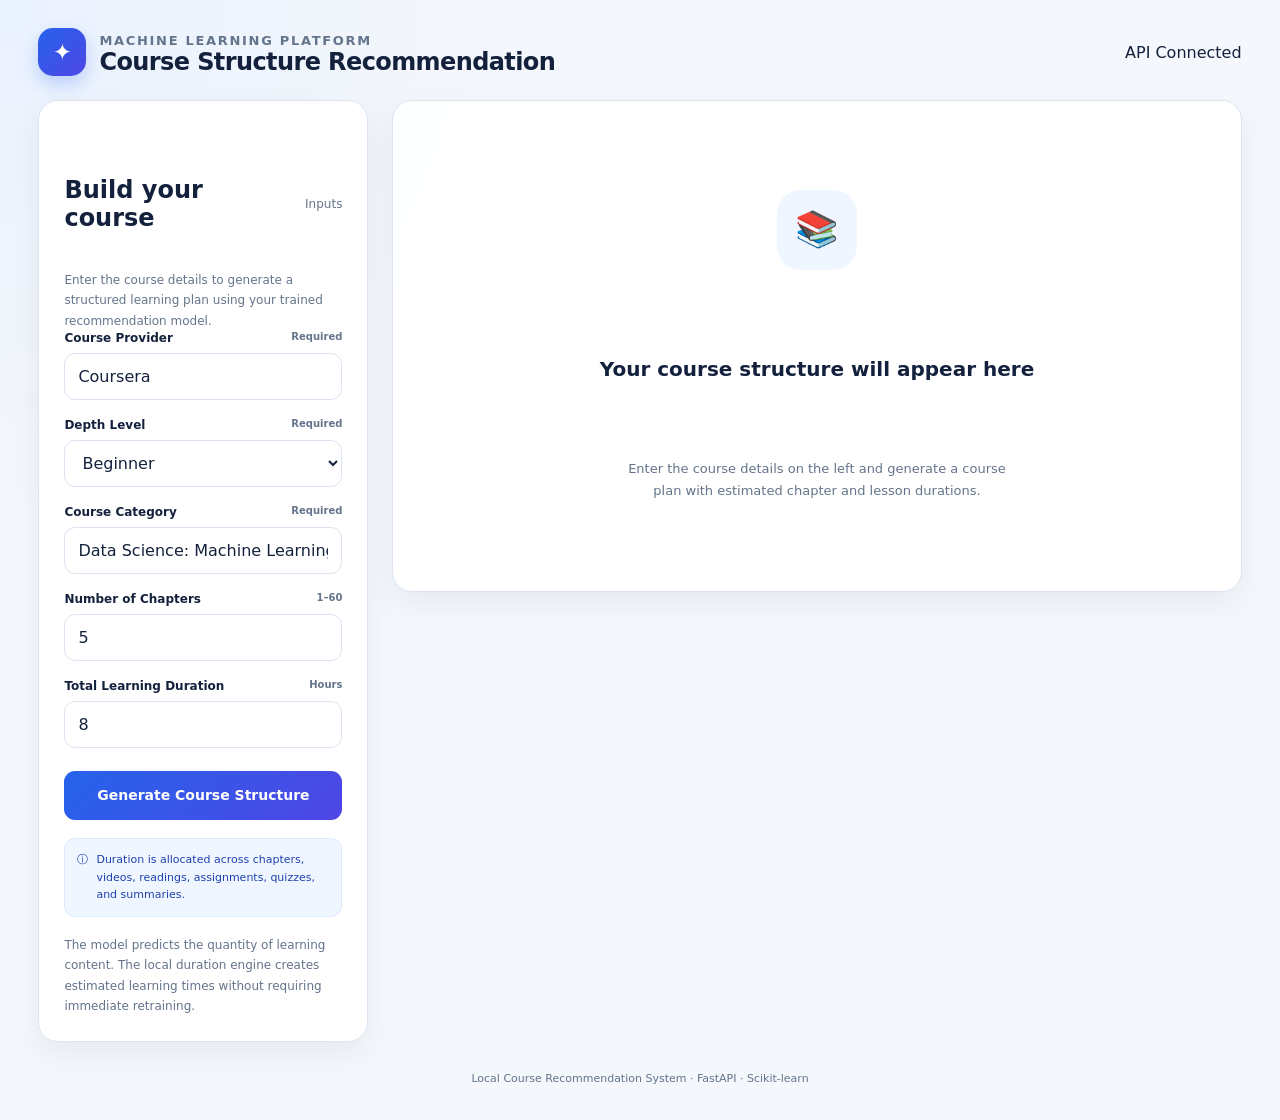
<file: index.html>
<!DOCTYPE html>
<html lang="en">
<head>
  <meta charset="UTF-8">
  <meta name="viewport" content="width=device-width, initial-scale=1.0">
  <title>Course Structure Recommendation</title>
  <link rel="stylesheet" href="/static/style.css">
</head>
<body>
  <div class="page">
    <header class="topbar">
      <div class="brand">
        <div class="brand-icon">✦</div>
        <div>
          <p class="eyebrow">Machine Learning Platform</p>
          <h1>Course Structure Recommendation</h1>
        </div>
      </div>
      <div class="status-badge"><span class="status-dot"></span> API Connected</div>
    </header>

    <main class="layout">
      <aside class="card form-card">
        <div class="section-heading">
          <h2>Build your course</h2>
          <span>Inputs</span>
        </div>
        <p class="helper-text">Enter the course details to generate a structured learning plan using your trained recommendation model.</p>

        <form id="course-form">
          <div class="field">
            <label for="provider"><span>Course Provider</span><span class="field-hint">Required</span></label>
            <input id="provider" name="provider" type="text" value="Coursera" required>
          </div>

          <div class="field">
            <label for="depth_level"><span>Depth Level</span><span class="field-hint">Required</span></label>
            <select id="depth_level" name="depth_level" required>
              <option value="Beginner">Beginner</option>
              <option value="Intermediate">Intermediate</option>
              <option value="Advanced">Advanced</option>
              <option value="Not specified">Not specified</option>
            </select>
          </div>

          <div class="field">
            <label for="category"><span>Course Category</span><span class="field-hint">Required</span></label>
            <input id="category" name="category" type="text" value="Data Science: Machine Learning" required>
          </div>

          <div class="field">
            <label for="num_chapters"><span>Number of Chapters</span><span class="field-hint">1–60</span></label>
            <input id="num_chapters" name="num_chapters" type="number" min="1" max="60" step="1" value="5" required>
          </div>

          <div class="field">
            <label for="duration_hours"><span>Total Learning Duration</span><span class="field-hint">Hours</span></label>
            <input id="duration_hours" name="duration_hours" type="number" min="0.01" step="any" value="8" required>
          </div>

          <button class="button" id="submit-button" type="submit">Generate Course Structure</button>
        </form>

        <div class="input-note"><span>ⓘ</span><span>Duration is allocated across chapters, videos, readings, assignments, quizzes, and summaries.</span></div>
        <p class="helper-text">The model predicts the quantity of learning content. The local duration engine creates estimated learning times without requiring immediate retraining.</p>
      </aside>

      <section class="card" id="result-panel">
        <div id="message-area"></div>
        <div id="empty-state" class="empty-state">
          <div class="empty-icon">📚</div>
          <h3>Your course structure will appear here</h3>
          <p>Enter the course details on the left and generate a course plan with estimated chapter and lesson durations.</p>
        </div>
        <div id="result-content" hidden></div>
      </section>
    </main>

    <footer>Local Course Recommendation System · FastAPI · Scikit-learn</footer>
  </div>
  <script src="/static/app.js" defer></script>
</body>
</html>
</file>
<file: static/style.css>
:root {
            --primary: #2563eb;
            --primary-dark: #1d4ed8;
            --primary-soft: #eff6ff;
            --background: #f4f7fb;
            --card: #ffffff;
            --text: #14213d;
            --muted: #64748b;
            --border: #dbe4f0;
            --success: #15803d;
            --danger: #b91c1c;
            --shadow: 0 12px 32px rgba(15, 23, 42, 0.06);
        }

        * {
            box-sizing: border-box;
        }

        html {
            scroll-behavior: smooth;
        }

        body {
            margin: 0;
            color: var(--text);
            background:
                radial-gradient(
                    circle at top left,
                    #eaf2ff 0,
                    transparent 32rem
                ),
                var(--background);

            font-family:
                Inter,
                ui-sans-serif,
                system-ui,
                -apple-system,
                BlinkMacSystemFont,
                "Segoe UI",
                sans-serif;
        }

        button,
        input,
        select {
            font: inherit;
        }

        .page {
            width: min(1480px, 94%);
            margin: 0 auto;
        }

        .topbar {
            display: flex;
            justify-content: space-between;
            align-items: center;
            gap: 20px;

            padding: 28px 0 24px;
        }

        .brand {
            display: flex;
            align-items: center;
            gap: 13px;
        }

        .brand-icon {
            display: grid;
            place-items: center;

            width: 48px;
            height: 48px;

            border-radius: 15px;

            color: white;
            background: linear-gradient(135deg, #2563eb, #4f46e5);

            font-size: 23px;
            box-shadow: 0 8px 18px rgba(37, 99, 235, 0.25);
        }

        .brand h1 {
            margin: 0;
            font-size: 24px;
            letter-spacing: -0.6px;
        }

        .brand p {
            margin: 4px 0 0;
            color: var(--muted);
            font-size: 13px;
        }

        .topbar-badge {
            padding: 8px 12px;

            border: 1px solid #bfdbfe;
            border-radius: 999px;

            color: #1d4ed8;
            background: #eff6ff;

            font-size: 12px;
            font-weight: 800;
        }

        .layout {
            display: grid;
            grid-template-columns: 330px minmax(0, 1fr);
            gap: 24px;
            align-items: start;
        }

        .card {
            min-width: 0;

            padding: 25px;

            border: 1px solid var(--border);
            border-radius: 20px;

            background: rgba(255, 255, 255, 0.96);
            box-shadow: var(--shadow);
        }

        .form-card {
            position: sticky;
            top: 20px;
        }

        .card-title {
            margin: 0;
            font-size: 21px;
            letter-spacing: -0.4px;
        }

        .card-subtitle {
            margin: 8px 0 24px;
            color: var(--muted);
            font-size: 13px;
            line-height: 1.6;
        }

        .field {
            margin-bottom: 18px;
        }

        .field label {
            display: flex;
            justify-content: space-between;
            gap: 8px;

            margin-bottom: 8px;

            font-size: 12px;
            font-weight: 800;
        }

        .field-hint {
            color: var(--muted);
            font-size: 10px;
            font-weight: 600;
        }

        .field input,
        .field select {
            width: 100%;
            min-height: 47px;

            padding: 11px 13px;

            border: 1px solid var(--border);
            border-radius: 11px;

            outline: none;
            color: var(--text);
            background: #ffffff;

            transition:
                border-color 0.2s,
                box-shadow 0.2s;
        }

        .field input:focus,
        .field select:focus {
            border-color: var(--primary);
            box-shadow: 0 0 0 4px rgba(37, 99, 235, 0.09);
        }

        .button {
            width: 100%;
            min-height: 49px;

            margin-top: 5px;
            padding: 12px 16px;

            border: none;
            border-radius: 11px;

            color: white;
            background: linear-gradient(
                135deg,
                var(--primary),
                #4f46e5
            );

            font-size: 14px;
            font-weight: 800;

            cursor: pointer;
            transition:
                transform 0.2s,
                box-shadow 0.2s;
        }

        .button:hover {
            transform: translateY(-1px);
            box-shadow: 0 9px 20px rgba(37, 99, 235, 0.23);
        }

        .helper-text {
            margin: 18px 0 0;

            color: var(--muted);
            font-size: 12px;
            line-height: 1.7;
        }

        .input-note {
            display: flex;
            gap: 8px;

            margin-top: 18px;
            padding: 12px;

            border: 1px solid #dbeafe;
            border-radius: 11px;

            color: #1e40af;
            background: #eff6ff;

            font-size: 11px;
            line-height: 1.6;
        }

        .result-header {
            display: flex;
            justify-content: space-between;
            align-items: flex-start;
            gap: 18px;

            padding-bottom: 23px;
            border-bottom: 1px solid var(--border);
        }

        .eyebrow {
            margin: 0 0 7px;

            color: var(--primary);
            font-size: 10px;
            font-weight: 900;
            letter-spacing: 0.13em;
            text-transform: uppercase;
        }

        .result-header h2 {
            margin: 0;

            font-size: clamp(24px, 3vw, 35px);
            line-height: 1.15;
            letter-spacing: -1px;
            overflow-wrap: anywhere;
        }

        .result-meta {
            margin: 11px 0 0;

            color: var(--muted);
            font-size: 13px;
        }

        .template-badge {
            max-width: 230px;

            padding: 9px 12px;

            border: 1px solid #bfdbfe;
            border-radius: 999px;

            color: #1d4ed8;
            background: #dbeafe;

            font-size: 11px;
            font-weight: 900;
            text-align: center;
            overflow-wrap: anywhere;
        }

        .duration-hero {
            display: grid;
            grid-template-columns: 1.2fr 1fr 1fr;
            gap: 12px;

            margin: 22px 0;
        }

        .duration-card {
            padding: 18px;

            border: 1px solid #dbeafe;
            border-radius: 15px;

            background:
                linear-gradient(135deg, #eff6ff, #f8faff);
        }

        .duration-card.primary {
            color: white;
            border-color: transparent;
            background: linear-gradient(135deg, #2563eb, #4f46e5);
        }

        .duration-label {
            font-size: 10px;
            font-weight: 900;
            letter-spacing: 0.07em;
            text-transform: uppercase;
            opacity: 0.78;
        }

        .duration-value {
            margin-top: 8px;

            font-size: 28px;
            font-weight: 900;
            letter-spacing: -0.7px;
        }

        .duration-caption {
            margin-top: 5px;
            font-size: 11px;
            opacity: 0.78;
        }

        .section-heading {
            display: flex;
            justify-content: space-between;
            align-items: center;
            gap: 15px;

            margin: 30px 0 15px;
        }

        .section-heading h3 {
            margin: 0;
            font-size: 20px;
            letter-spacing: -0.4px;
        }

        .section-heading span {
            color: var(--muted);
            font-size: 12px;
        }

        .stats-grid {
            display: grid;
            grid-template-columns: repeat(4, minmax(0, 1fr));
            gap: 11px;
        }

        .stat {
            padding: 15px;

            border: 1px solid var(--border);
            border-radius: 13px;
            background: #fbfdff;
        }

        .stat-label {
            color: var(--muted);

            font-size: 10px;
            font-weight: 900;
            letter-spacing: 0.05em;
            text-transform: uppercase;
        }

        .stat-value {
            margin-top: 7px;

            color: var(--primary);
            font-size: 25px;
            font-weight: 900;
        }

        .breakdown {
            display: grid;
            grid-template-columns: repeat(5, minmax(0, 1fr));
            gap: 10px;
        }

        .breakdown-item {
            padding: 13px;

            border: 1px solid var(--border);
            border-radius: 12px;
            background: #ffffff;
        }

        .breakdown-item strong {
            display: block;

            color: var(--muted);
            font-size: 10px;
            font-weight: 900;
            text-transform: uppercase;
        }

        .breakdown-item span {
            display: block;

            margin-top: 6px;

            font-size: 17px;
            font-weight: 900;
        }

        .metadata {
            display: grid;
            grid-template-columns: repeat(2, minmax(0, 1fr));
            gap: 10px;
        }

        .metadata-item {
            min-width: 0;

            padding: 13px;

            border: 1px solid #dbeafe;
            border-radius: 12px;
            background: #eff6ff;
        }

        .metadata-item strong {
            display: block;

            margin-bottom: 6px;

            color: #64748b;
            font-size: 10px;
            font-weight: 900;
            text-transform: uppercase;
        }

        .metadata-item span {
            display: block;

            color: #172033;
            font-size: 12px;
            font-weight: 800;
            overflow-wrap: anywhere;
        }

        .tag-list {
            display: flex;
            flex-wrap: wrap;
            gap: 8px;
        }

        .tag {
            padding: 7px 10px;

            border: 1px solid #cbd5e1;
            border-radius: 999px;

            color: #334155;
            background: #f8fafc;

            font-size: 11px;
            font-weight: 800;
        }

        .chapter {
            margin-bottom: 13px;

            border: 1px solid var(--border);
            border-radius: 15px;

            background: white;
            overflow: hidden;
        }

        .chapter summary {
            display: block;
            cursor: pointer;
            list-style: none;
        }

        .chapter summary::-webkit-details-marker {
            display: none;
        }

        .chapter-summary {
            display: flex;
            justify-content: space-between;
            align-items: center;
            gap: 18px;

            padding: 18px 19px;

            background: linear-gradient(135deg, #f8fbff, #ffffff);
        }

        .chapter-summary-left {
            display: flex;
            align-items: center;
            gap: 12px;
            min-width: 0;
        }

        .chapter-number {
            display: grid;
            place-items: center;

            flex: 0 0 auto;
            width: 38px;
            height: 38px;

            border-radius: 11px;

            color: #1d4ed8;
            background: #dbeafe;

            font-size: 13px;
            font-weight: 900;
        }

        .chapter-name {
            min-width: 0;
        }

        .chapter-name h4 {
            margin: 0;

            font-size: 14px;
            overflow-wrap: anywhere;
        }

        .chapter-name p {
            margin: 5px 0 0;

            color: var(--muted);
            font-size: 11px;
        }

        .chapter-time {
            flex: 0 0 auto;
            text-align: right;
        }

        .chapter-time strong {
            display: block;

            color: var(--primary);
            font-size: 15px;
            font-weight: 900;
        }

        .chapter-time span {
            color: var(--muted);
            font-size: 10px;
        }

        .chapter-body {
            padding: 18px 19px;
            border-top: 1px solid var(--border);
        }

        .chapter-progress {
            height: 7px;
            margin-bottom: 16px;

            border-radius: 999px;
            background: #e2e8f0;
            overflow: hidden;
        }

        .chapter-progress-fill {
            display: block;
            width: 100%;
            height: 7px;
            border: 0;
            border-radius: inherit;
            overflow: hidden;
            background: #e2e8f0;
            appearance: none;
        }

        .chapter-progress-fill::-webkit-progress-bar {
            background: #e2e8f0;
            border-radius: inherit;
        }

        .chapter-progress-fill::-webkit-progress-value {
            background: linear-gradient(90deg, #2563eb, #818cf8);
            border-radius: inherit;
        }

        .chapter-progress-fill::-moz-progress-bar {
            background: linear-gradient(90deg, #2563eb, #818cf8);
            border-radius: inherit;
        }

        .chapter-stats {
            display: flex;
            flex-wrap: wrap;
            gap: 7px;

            margin-bottom: 15px;
        }

        .chapter-stat {
            padding: 6px 9px;

            border-radius: 8px;

            color: #334155;
            background: #f1f5f9;

            font-size: 10px;
            font-weight: 800;
        }

        .lesson-list {
            display: grid;
            gap: 8px;
        }

        .lesson {
            display: flex;
            align-items: center;
            gap: 12px;

            padding: 11px 12px;

            border: 1px solid #edf2f7;
            border-radius: 10px;
            background: #ffffff;
        }

        .lesson-icon {
            display: grid;
            place-items: center;

            flex: 0 0 auto;
            width: 33px;
            height: 33px;

            border-radius: 9px;

            color: #1d4ed8;
            background: #eff6ff;

            font-size: 14px;
        }

        .lesson-main {
            min-width: 0;
            flex: 1;
        }

        .lesson-type {
            margin-bottom: 3px;

            color: var(--primary);
            font-size: 9px;
            font-weight: 900;
            letter-spacing: 0.06em;
            text-transform: uppercase;
        }

        .lesson-title {
            color: #334155;
            font-size: 12px;
            line-height: 1.45;
            overflow-wrap: anywhere;
        }

        .lesson-duration {
            flex: 0 0 auto;

            padding: 6px 8px;

            border: 1px solid #dbeafe;
            border-radius: 7px;

            color: #1d4ed8;
            background: #eff6ff;

            font-size: 10px;
            font-weight: 900;
        }

        .empty-state {
            display: grid;
            place-items: center;

            min-height: 440px;
            padding: 30px;

            color: var(--muted);
            text-align: center;
        }

        .empty-icon {
            display: grid;
            place-items: center;

            width: 80px;
            height: 80px;
            margin-bottom: 20px;

            border-radius: 24px;

            background: #eff6ff;
            font-size: 35px;
        }

        .empty-state h3 {
            margin: 0 0 10px;

            color: var(--text);
            font-size: 20px;
        }

        .empty-state p {
            max-width: 400px;
            margin: 0;

            font-size: 13px;
            line-height: 1.7;
        }

        .error {
            margin-bottom: 20px;
            padding: 15px;

            border: 1px solid #fecaca;
            border-radius: 12px;

            color: var(--danger);
            background: #fef2f2;

            font-size: 13px;
            line-height: 1.6;
        }

        .json-preview {
            margin-top: 24px;
        }

        .json-preview summary {
            cursor: pointer;

            color: var(--primary);
            font-size: 12px;
            font-weight: 800;
        }

        .json-preview pre {
            max-height: 420px;
            overflow: auto;

            padding: 16px;

            border-radius: 12px;

            color: #e2e8f0;
            background: #0f172a;

            font-size: 11px;
            line-height: 1.6;
        }

        footer {
            padding: 30px 0 35px;

            color: var(--muted);
            text-align: center;
            font-size: 11px;
        }

        @media (max-width: 1180px) {
            .layout {
                grid-template-columns: 290px minmax(0, 1fr);
            }

            .stats-grid {
                grid-template-columns: repeat(3, minmax(0, 1fr));
            }

            .breakdown {
                grid-template-columns: repeat(3, minmax(0, 1fr));
            }
        }

        @media (max-width: 900px) {
            .layout {
                grid-template-columns: 1fr;
            }

            .form-card {
                position: static;
            }

            .duration-hero {
                grid-template-columns: 1fr 1fr;
            }

            .duration-card.primary {
                grid-column: 1 / -1;
            }
        }

        @media (max-width: 600px) {
            .page {
                width: 92%;
            }

            .topbar {
                align-items: flex-start;
                flex-direction: column;
            }

            .card {
                padding: 18px;
                border-radius: 16px;
            }

            .result-header {
                flex-direction: column;
            }

            .template-badge {
                max-width: 100%;
            }

            .duration-hero,
            .stats-grid,
            .breakdown,
            .metadata {
                grid-template-columns: repeat(2, minmax(0, 1fr));
            }

            .duration-card.primary {
                grid-column: 1 / -1;
            }

            .chapter-summary {
                align-items: flex-start;
            }

            .chapter-summary,
            .chapter-summary-left {
                gap: 10px;
            }

            .chapter-time strong {
                font-size: 13px;
            }

            .lesson {
                align-items: flex-start;
            }

            .lesson-duration {
                margin-left: auto;
            }
        }
</file>
